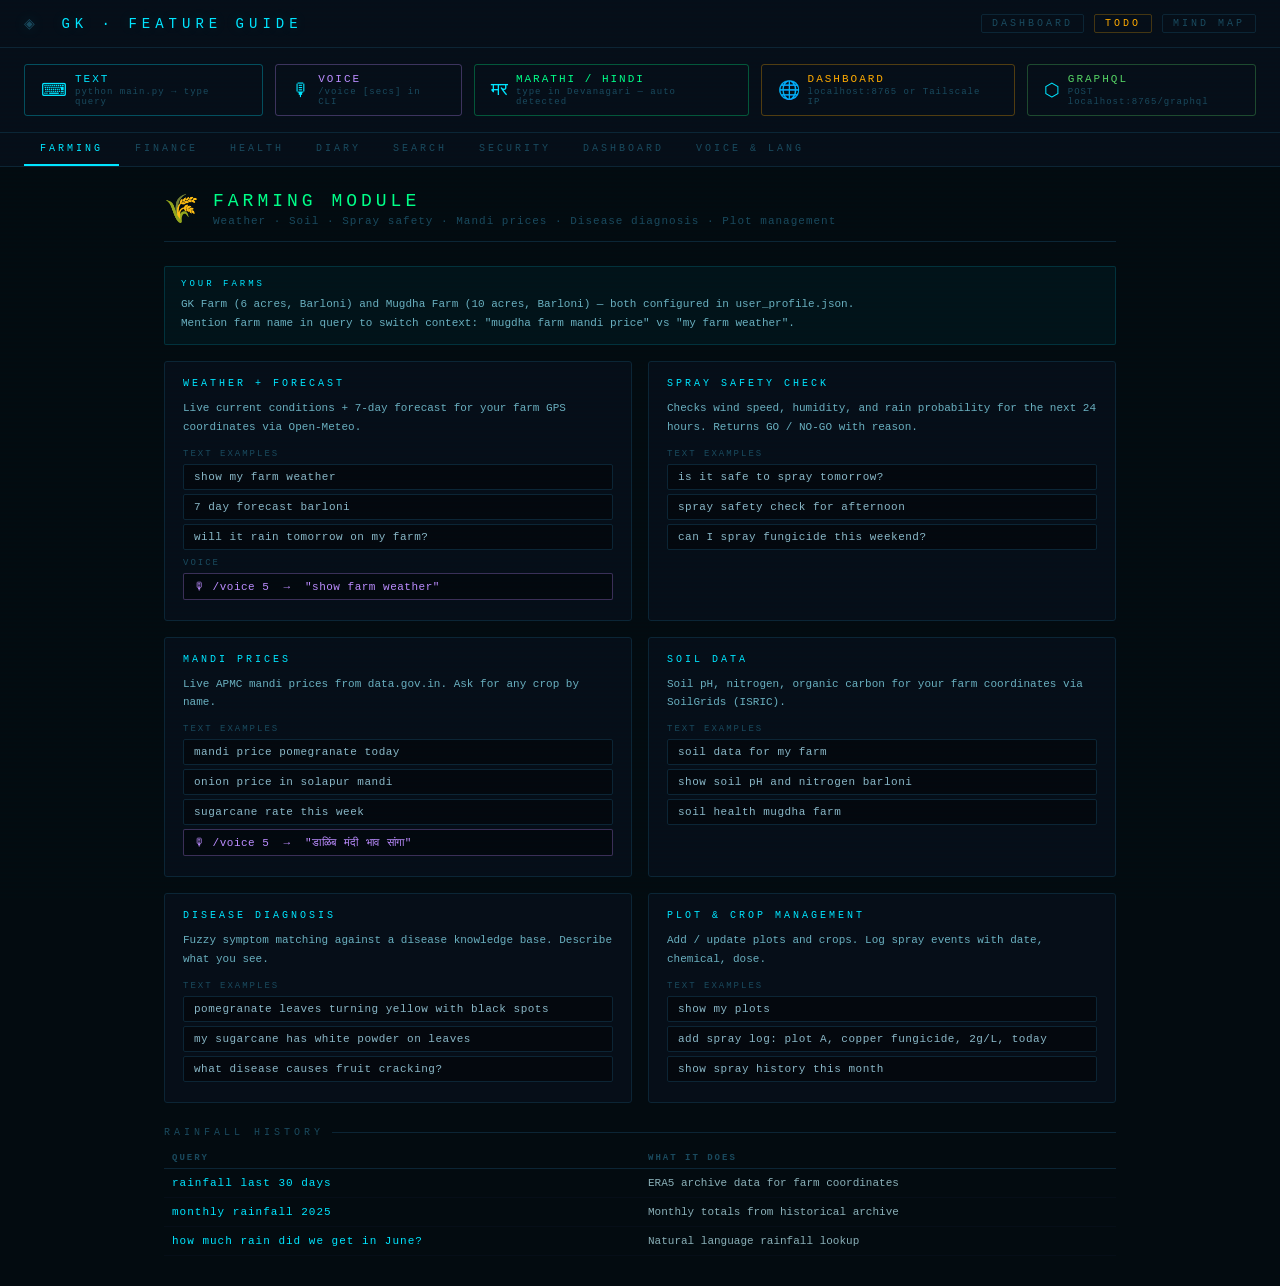
<file: dashboard/static/guide.html>
<!DOCTYPE html>
<html lang="en">
<head>
<meta charset="UTF-8">
<meta name="viewport" content="width=device-width, initial-scale=1">
<title>GK · FEATURE GUIDE</title>
<style>
:root {
  --cyan:  #00e5ff; --green: #00ff88; --amber: #ffaa00;
  --red:   #ff2255; --orange: #ff7700; --purple: #bc8cff;
  --bg:    #030b10; --panel: #060e18; --border: #0c2535; --dim: #1a4a5e;
  --glow-c: rgba(0,229,255,0.18);
}
*, *::before, *::after { box-sizing: border-box; margin: 0; padding: 0; }
html { scroll-behavior: smooth; }
body {
  background: var(--bg); color: var(--cyan);
  font-family: 'Courier New', Courier, monospace; font-size: 13px;
  overflow-x: hidden;
}
body::after {
  content: ''; position: fixed; inset: 0; pointer-events: none; z-index: 9000;
  background: repeating-linear-gradient(0deg, transparent 0, transparent 2px,
    rgba(0,229,255,0.008) 2px, rgba(0,229,255,0.008) 4px);
}

/* ── Header ──────────────────────────────────────────────────────────────── */
#header {
  position: sticky; top: 0; z-index: 100;
  display: flex; align-items: center; justify-content: space-between;
  padding: 10px 24px; background: var(--panel);
  border-bottom: 1px solid var(--border); height: 48px;
}
.h-title { font-size: 14px; letter-spacing: 5px; color: var(--cyan); text-shadow: 0 0 14px var(--glow-c); }
.h-title span { color: var(--dim); margin-right: 8px; }
.h-nav { display: flex; gap: 10px; }
.nav-link {
  font-size: 10px; letter-spacing: 3px; color: var(--dim); text-decoration: none;
  border: 1px solid var(--border); padding: 3px 10px; border-radius: 2px;
  transition: all 0.15s;
}
.nav-link:hover { color: var(--cyan); border-color: var(--cyan); }

/* ── Input method badges ─────────────────────────────────────────────────── */
#input-methods {
  display: flex; gap: 12px; padding: 16px 24px;
  background: var(--panel); border-bottom: 1px solid var(--border);
}
.input-badge {
  display: flex; align-items: center; gap: 8px;
  padding: 8px 16px; border: 1px solid var(--border); border-radius: 3px;
  cursor: pointer; transition: all 0.2s; text-decoration: none;
}
.input-badge:hover { border-color: var(--cyan); }
.input-badge .ib-icon { font-size: 18px; }
.input-badge .ib-body { display: flex; flex-direction: column; gap: 2px; }
.input-badge .ib-title { font-size: 11px; letter-spacing: 2px; }
.input-badge .ib-sub   { font-size: 9px; letter-spacing: 1px; color: var(--dim); }

/* ── Module tabs ─────────────────────────────────────────────────────────── */
#tabs {
  display: flex; gap: 0;
  border-bottom: 1px solid var(--border);
  overflow-x: auto; padding: 0 24px;
  background: var(--panel);
}
.tab {
  font-size: 10px; letter-spacing: 3px; padding: 10px 16px;
  cursor: pointer; border-bottom: 2px solid transparent;
  color: var(--dim); transition: all 0.15s; white-space: nowrap;
}
.tab:hover { color: var(--cyan); }
.tab.active { color: var(--cyan); border-bottom-color: var(--cyan); }

/* ── Content ─────────────────────────────────────────────────────────────── */
#content { padding: 24px; max-width: 1000px; margin: 0 auto; }

.module-section { display: none; }
.module-section.active { display: block; }

.module-header {
  display: flex; align-items: center; gap: 14px;
  margin-bottom: 24px; padding-bottom: 14px;
  border-bottom: 1px solid var(--border);
}
.module-icon { font-size: 28px; }
.module-title { font-size: 18px; letter-spacing: 4px; }
.module-desc  { font-size: 11px; color: var(--dim); margin-top: 4px; letter-spacing: 1px; }

.feature-grid {
  display: grid; grid-template-columns: 1fr 1fr; gap: 16px; margin-bottom: 24px;
}
.feature-card {
  background: var(--panel); border: 1px solid var(--border); border-radius: 3px;
  padding: 16px 18px; transition: border-color 0.2s;
}
.feature-card:hover { border-color: var(--dim); }
.fc-title { font-size: 10px; letter-spacing: 3px; color: var(--cyan); margin-bottom: 10px; }
.fc-desc  { font-size: 11px; color: #6ab0c0; line-height: 1.7; margin-bottom: 12px; }

.example-block { margin-top: 10px; }
.ex-label { font-size: 9px; letter-spacing: 2px; color: var(--dim); margin-bottom: 5px; }
.ex-cmd {
  font-size: 11px; background: rgba(0,0,0,0.4); border: 1px solid var(--border);
  border-radius: 2px; padding: 6px 10px; color: #8ab8c8; letter-spacing: 0.5px;
  cursor: pointer; transition: border-color 0.15s; margin-bottom: 4px;
  white-space: pre-wrap; word-break: break-word;
}
.ex-cmd:hover { border-color: var(--cyan); color: var(--cyan); }
.ex-cmd.voice { border-color: rgba(188,140,255,0.3); color: #bc8cff; }
.ex-cmd.voice::before { content: '🎙 '; }

.section-title {
  font-size: 10px; letter-spacing: 4px; color: var(--dim);
  margin: 20px 0 10px; display: flex; align-items: center; gap: 8px;
}
.section-title::after { content: ''; flex: 1; height: 1px; background: var(--border); }

.tip-block {
  background: rgba(0,229,255,0.04); border: 1px solid rgba(0,229,255,0.15);
  border-radius: 2px; padding: 12px 16px; margin-bottom: 16px;
}
.tip-block .tip-label { font-size: 9px; letter-spacing: 3px; color: var(--cyan); margin-bottom: 6px; }
.tip-block p { font-size: 11px; color: #6ab0c0; line-height: 1.7; }

.cmd-table { width: 100%; border-collapse: collapse; margin-bottom: 16px; }
.cmd-table th {
  font-size: 9px; letter-spacing: 2px; color: var(--dim);
  text-align: left; padding: 5px 8px; border-bottom: 1px solid var(--border);
}
.cmd-table td { font-size: 11px; padding: 8px 8px; border-bottom: 1px solid #060e18; }
.cmd-table td:first-child { color: var(--cyan); font-family: 'Courier New'; letter-spacing: 1px; }
.cmd-table td:last-child  { color: #8ab0b8; }
</style>
</head>
<body>

<div id="header">
  <div class="h-title"><span>◈</span> GK · FEATURE GUIDE</div>
  <div class="h-nav">
    <a href="/"      class="nav-link">DASHBOARD</a>
    <a href="/todo"  class="nav-link" style="color:var(--amber);border-color:rgba(255,170,0,0.25)">TODO</a>
    <a href="/mindmap" class="nav-link">MIND MAP</a>
  </div>
</div>

<!-- Input method summary -->
<div id="input-methods">
  <div class="input-badge" style="border-color:rgba(0,229,255,0.3)">
    <span class="ib-icon">⌨</span>
    <div class="ib-body">
      <span class="ib-title" style="color:var(--cyan)">TEXT</span>
      <span class="ib-sub">python main.py → type query</span>
    </div>
  </div>
  <div class="input-badge" style="border-color:rgba(188,140,255,0.3)">
    <span class="ib-icon">🎙</span>
    <div class="ib-body">
      <span class="ib-title" style="color:#bc8cff">VOICE</span>
      <span class="ib-sub">/voice [secs] in CLI</span>
    </div>
  </div>
  <div class="input-badge" style="border-color:rgba(0,255,136,0.3)">
    <span class="ib-icon">मर</span>
    <div class="ib-body">
      <span class="ib-title" style="color:var(--green)">MARATHI / HINDI</span>
      <span class="ib-sub">type in Devanagari — auto detected</span>
    </div>
  </div>
  <div class="input-badge" style="border-color:rgba(255,170,0,0.3)">
    <span class="ib-icon">🌐</span>
    <div class="ib-body">
      <span class="ib-title" style="color:var(--amber)">DASHBOARD</span>
      <span class="ib-sub">localhost:8765 or Tailscale IP</span>
    </div>
  </div>
  <div class="input-badge" style="border-color:rgba(86,211,100,0.3)">
    <span class="ib-icon">⬡</span>
    <div class="ib-body">
      <span class="ib-title" style="color:#56d364">GRAPHQL</span>
      <span class="ib-sub">POST localhost:8765/graphql</span>
    </div>
  </div>
</div>

<!-- Module tabs -->
<div id="tabs">
  <div class="tab active" onclick="showModule('farming')">FARMING</div>
  <div class="tab" onclick="showModule('finance')">FINANCE</div>
  <div class="tab" onclick="showModule('health')">HEALTH</div>
  <div class="tab" onclick="showModule('diary')">DIARY</div>
  <div class="tab" onclick="showModule('search')">SEARCH</div>
  <div class="tab" onclick="showModule('security')">SECURITY</div>
  <div class="tab" onclick="showModule('dashboard')">DASHBOARD</div>
  <div class="tab" onclick="showModule('voice')">VOICE &amp; LANG</div>
</div>

<div id="content">

  <!-- ── FARMING ──────────────────────────────────────────────────────────── -->
  <div class="module-section active" id="sec-farming">
    <div class="module-header">
      <span class="module-icon">🌾</span>
      <div><div class="module-title" style="color:var(--green)">FARMING MODULE</div>
      <div class="module-desc">Weather · Soil · Spray safety · Mandi prices · Disease diagnosis · Plot management</div></div>
    </div>

    <div class="tip-block">
      <div class="tip-label">YOUR FARMS</div>
      <p>GK Farm (6 acres, Barloni) and Mugdha Farm (10 acres, Barloni) — both configured in user_profile.json.<br>
      Mention farm name in query to switch context: "mugdha farm mandi price" vs "my farm weather".</p>
    </div>

    <div class="feature-grid">
      <div class="feature-card">
        <div class="fc-title">WEATHER + FORECAST</div>
        <div class="fc-desc">Live current conditions + 7-day forecast for your farm GPS coordinates via Open-Meteo.</div>
        <div class="example-block">
          <div class="ex-label">TEXT EXAMPLES</div>
          <div class="ex-cmd">show my farm weather</div>
          <div class="ex-cmd">7 day forecast barloni</div>
          <div class="ex-cmd">will it rain tomorrow on my farm?</div>
          <div class="ex-label" style="margin-top:8px">VOICE</div>
          <div class="ex-cmd voice">/voice 5  →  "show farm weather"</div>
        </div>
      </div>

      <div class="feature-card">
        <div class="fc-title">SPRAY SAFETY CHECK</div>
        <div class="fc-desc">Checks wind speed, humidity, and rain probability for the next 24 hours. Returns GO / NO-GO with reason.</div>
        <div class="example-block">
          <div class="ex-label">TEXT EXAMPLES</div>
          <div class="ex-cmd">is it safe to spray tomorrow?</div>
          <div class="ex-cmd">spray safety check for afternoon</div>
          <div class="ex-cmd">can I spray fungicide this weekend?</div>
        </div>
      </div>

      <div class="feature-card">
        <div class="fc-title">MANDI PRICES</div>
        <div class="fc-desc">Live APMC mandi prices from data.gov.in. Ask for any crop by name.</div>
        <div class="example-block">
          <div class="ex-label">TEXT EXAMPLES</div>
          <div class="ex-cmd">mandi price pomegranate today</div>
          <div class="ex-cmd">onion price in solapur mandi</div>
          <div class="ex-cmd">sugarcane rate this week</div>
          <div class="ex-cmd voice">/voice 5  →  "डाळिंब मंदी भाव सांगा"</div>
        </div>
      </div>

      <div class="feature-card">
        <div class="fc-title">SOIL DATA</div>
        <div class="fc-desc">Soil pH, nitrogen, organic carbon for your farm coordinates via SoilGrids (ISRIC).</div>
        <div class="example-block">
          <div class="ex-label">TEXT EXAMPLES</div>
          <div class="ex-cmd">soil data for my farm</div>
          <div class="ex-cmd">show soil pH and nitrogen barloni</div>
          <div class="ex-cmd">soil health mugdha farm</div>
        </div>
      </div>

      <div class="feature-card">
        <div class="fc-title">DISEASE DIAGNOSIS</div>
        <div class="fc-desc">Fuzzy symptom matching against a disease knowledge base. Describe what you see.</div>
        <div class="example-block">
          <div class="ex-label">TEXT EXAMPLES</div>
          <div class="ex-cmd">pomegranate leaves turning yellow with black spots</div>
          <div class="ex-cmd">my sugarcane has white powder on leaves</div>
          <div class="ex-cmd">what disease causes fruit cracking?</div>
        </div>
      </div>

      <div class="feature-card">
        <div class="fc-title">PLOT &amp; CROP MANAGEMENT</div>
        <div class="fc-desc">Add / update plots and crops. Log spray events with date, chemical, dose.</div>
        <div class="example-block">
          <div class="ex-label">TEXT EXAMPLES</div>
          <div class="ex-cmd">show my plots</div>
          <div class="ex-cmd">add spray log: plot A, copper fungicide, 2g/L, today</div>
          <div class="ex-cmd">show spray history this month</div>
        </div>
      </div>
    </div>

    <div class="section-title">RAINFALL HISTORY</div>
    <div class="cmd-table-wrap">
      <table class="cmd-table">
        <tr><th>QUERY</th><th>WHAT IT DOES</th></tr>
        <tr><td>rainfall last 30 days</td><td>ERA5 archive data for farm coordinates</td></tr>
        <tr><td>monthly rainfall 2025</td><td>Monthly totals from historical archive</td></tr>
        <tr><td>how much rain did we get in June?</td><td>Natural language rainfall lookup</td></tr>
      </table>
    </div>
  </div>

  <!-- ── FINANCE ──────────────────────────────────────────────────────────── -->
  <div class="module-section" id="sec-finance">
    <div class="module-header">
      <span class="module-icon">₹</span>
      <div><div class="module-title" style="color:#f78166">FINANCE MODULE</div>
      <div class="module-desc">Income · Expenses · Budgets · Goals · Monthly summaries — all encrypted at rest</div></div>
    </div>

    <div class="tip-block">
      <div class="tip-label">ENCRYPTION</div>
      <p>Transaction descriptions are Fernet-encrypted in SQLite using your master key at ~/.config/gk/master.key.<br>
      Numeric amounts are stored plaintext so SQL aggregates (SUM, AVG) keep working.</p>
    </div>

    <div class="feature-grid">
      <div class="feature-card">
        <div class="fc-title">LOG TRANSACTIONS</div>
        <div class="ex-cmd">log expense 500 groceries</div>
        <div class="ex-cmd">log income 20000 farm sale</div>
        <div class="ex-cmd">add expense 1200 fertilizer</div>
        <div class="ex-cmd voice">/voice 5  →  "add expense 800 medicine"</div>
      </div>
      <div class="feature-card">
        <div class="fc-title">MONTHLY SUMMARY</div>
        <div class="ex-cmd">monthly summary</div>
        <div class="ex-cmd">show this month's income vs spend</div>
        <div class="ex-cmd">spending breakdown by category</div>
      </div>
      <div class="feature-card">
        <div class="fc-title">BUDGET TRACKER</div>
        <div class="ex-cmd">set budget groceries 3000</div>
        <div class="ex-cmd">show budget status</div>
        <div class="ex-cmd">am I over budget this month?</div>
      </div>
      <div class="feature-card">
        <div class="fc-title">FINANCIAL GOALS</div>
        <div class="ex-cmd">add goal tractor 150000 by 2026-12-31</div>
        <div class="ex-cmd">show my savings goals</div>
        <div class="ex-cmd">how close am I to my goals?</div>
      </div>
    </div>
  </div>

  <!-- ── HEALTH ───────────────────────────────────────────────────────────── -->
  <div class="module-section" id="sec-health">
    <div class="module-header">
      <span class="module-icon">❤</span>
      <div><div class="module-title" style="color:#ff7b72">HEALTH MODULE</div>
      <div class="module-desc">BP · Steps · Weight · Sleep · Blood sugar · 7-14 day trends — notes encrypted</div></div>
    </div>

    <div class="feature-grid">
      <div class="feature-card">
        <div class="fc-title">BLOOD PRESSURE</div>
        <div class="fc-desc">6-level risk classification (Normal → Hypertensive Crisis).</div>
        <div class="ex-cmd">log BP 120/80</div>
        <div class="ex-cmd">show BP trend last 2 weeks</div>
        <div class="ex-cmd voice">/voice 5  →  "BP 130/85 log karo"</div>
      </div>
      <div class="feature-card">
        <div class="fc-title">STEPS &amp; WEIGHT</div>
        <div class="ex-cmd">steps today 8000</div>
        <div class="ex-cmd">log weight 72</div>
        <div class="ex-cmd">show weight trend</div>
        <div class="ex-cmd">steps goal progress this week</div>
      </div>
      <div class="feature-card">
        <div class="fc-title">SLEEP &amp; BLOOD SUGAR</div>
        <div class="ex-cmd">log sleep 7.5 hours</div>
        <div class="ex-cmd">blood sugar fasting 95</div>
        <div class="ex-cmd">blood sugar post-meal 140</div>
      </div>
      <div class="feature-card">
        <div class="fc-title">TRENDS &amp; HISTORY</div>
        <div class="ex-cmd">show health trends</div>
        <div class="ex-cmd">last 14 days BP history</div>
        <div class="ex-cmd">health summary this week</div>
      </div>
    </div>
  </div>

  <!-- ── DIARY ────────────────────────────────────────────────────────────── -->
  <div class="module-section" id="sec-diary">
    <div class="module-header">
      <span class="module-icon">📖</span>
      <div><div class="module-title" style="color:#d2a8ff">DIARY MODULE</div>
      <div class="module-desc">Photo captions · LLM writer · Weekly auto-draft · Draft → approve workflow</div></div>
    </div>

    <div class="tip-block">
      <div class="tip-label">HOW IT WORKS</div>
      <p>1. Your photos are scanned for EXIF date/time and GPS.<br>
      2. moondream (local vision model) captions each photo.<br>
      3. qwen3:1.7b writes a warm first-person diary entry from the captions.<br>
      4. Draft is saved — you review and approve it.</p>
    </div>

    <div class="feature-grid">
      <div class="feature-card">
        <div class="fc-title">WRITE FROM PHOTOS</div>
        <div class="ex-cmd">write diary from my photos</div>
        <div class="ex-cmd">write diary from /home/ganesh/Photos</div>
        <div class="ex-cmd">diary for 2025-08-03</div>
      </div>
      <div class="feature-card">
        <div class="fc-title">WEEKLY AUTO-DRAFT</div>
        <div class="fc-desc">Auto-drafts from your query history — no photos needed.</div>
        <div class="ex-cmd">weekly summary</div>
        <div class="ex-cmd">what did I do this week?</div>
        <div class="ex-cmd">week in review</div>
      </div>
      <div class="feature-card">
        <div class="fc-title">VIEW &amp; APPROVE</div>
        <div class="ex-cmd">show diary draft</div>
        <div class="ex-cmd">show diary 2025-W31</div>
        <div class="ex-cmd">list diary drafts</div>
        <div class="ex-cmd">approve diary</div>
      </div>
      <div class="feature-card">
        <div class="fc-title">DASHBOARD BOOK VIEW</div>
        <div class="fc-desc">Click the DIARY panel on the dashboard → select an entry → page-slide book viewer.</div>
        <div class="ex-cmd" style="color:var(--cyan)">→ http://localhost:8765 → DIARY panel</div>
      </div>
    </div>
  </div>

  <!-- ── SEARCH ───────────────────────────────────────────────────────────── -->
  <div class="module-section" id="sec-search">
    <div class="module-header">
      <span class="module-icon">🔍</span>
      <div><div class="module-title" style="color:#56d364">SEARCH MODULE</div>
      <div class="module-desc">DuckDuckGo web search + news · LLM summarises top 5 results</div></div>
    </div>

    <div class="feature-grid">
      <div class="feature-card">
        <div class="fc-title">WEB SEARCH</div>
        <div class="ex-cmd">search for pomegranate export prices 2025</div>
        <div class="ex-cmd">search drip irrigation cost per acre india</div>
        <div class="ex-cmd">what is the best spray for aphids on pomegranate</div>
      </div>
      <div class="feature-card">
        <div class="fc-title">NEWS</div>
        <div class="fc-desc">Uses DuckDuckGo news API, prefers Indian authoritative sources.</div>
        <div class="ex-cmd">latest news about farming subsidies</div>
        <div class="ex-cmd">today agriculture news india</div>
        <div class="ex-cmd">recent msp announcement wheat</div>
      </div>
    </div>
  </div>

  <!-- ── SECURITY ─────────────────────────────────────────────────────────── -->
  <div class="module-section" id="sec-security">
    <div class="module-header">
      <span class="module-icon">🛡</span>
      <div><div class="module-title" style="color:#ffa657">SECURITY GUARDIAN</div>
      <div class="module-desc">CVE scan · Code audit · Threat intel · Log anomaly detection · Auto-patch</div></div>
    </div>

    <div class="tip-block">
      <div class="tip-label">AUTO-PATCH</div>
      <p>Click UPDATE on the dashboard to auto-patch packages with HIGH+ CVEs at the same major version.<br>
      Packages needing a major-version bump are flagged for manual review in the guardian state file.</p>
    </div>

    <table class="cmd-table">
      <tr><th>TASK</th><th>TRIGGER</th><th>FREQUENCY</th></tr>
      <tr><td>CVE scan (OSV.dev)</td><td>Dashboard UPDATE button</td><td>Daily automatic</td></tr>
      <tr><td>Code audit (bandit)</td><td>auto</td><td>Weekly</td></tr>
      <tr><td>Threat intel (NVD + CISA)</td><td>auto</td><td>Daily</td></tr>
      <tr><td>Log anomaly detect</td><td>Dashboard SCAN NOW (legacy)</td><td>Hourly</td></tr>
    </table>

    <div class="section-title">CLI COMMANDS</div>
    <table class="cmd-table">
      <tr><th>COMMAND</th><th>DESCRIPTION</th></tr>
      <tr><td>guardian status</td><td>Show current security state</td></tr>
      <tr><td>show security schedule</td><td>Next/last run times for each task</td></tr>
      <tr><td>show code audit issues</td><td>List bandit findings by severity</td></tr>
    </table>
  </div>

  <!-- ── DASHBOARD ────────────────────────────────────────────────────────── -->
  <div class="module-section" id="sec-dashboard">
    <div class="module-header">
      <span class="module-icon">◈</span>
      <div><div class="module-title" style="color:#79c0ff">DASHBOARD</div>
      <div class="module-desc">Live panels · WebSocket · GraphQL · Mind map · Todo · Diary book</div></div>
    </div>

    <table class="cmd-table">
      <tr><th>URL</th><th>DESCRIPTION</th></tr>
      <tr><td>localhost:8765/</td><td>Main dashboard — 5 live panels, updates every 2 s</td></tr>
      <tr><td>localhost:8765/mindmap</td><td>D3.js module map with live GraphQL data on node click</td></tr>
      <tr><td>localhost:8765/todo</td><td>Eisenhower priority matrix — drag &amp; drop, localStorage</td></tr>
      <tr><td>localhost:8765/guide</td><td>This feature guide</td></tr>
      <tr><td>localhost:8765/graphql</td><td>GraphQL playground (GET) / API (POST)</td></tr>
      <tr><td>localhost:8765/api/stats</td><td>API call analytics + caching recommendations</td></tr>
      <tr><td>localhost:8765/api/data</td><td>Single JSON snapshot of all panel data</td></tr>
      <tr><td>100.67.193.127:8765</td><td>Tailscale — access from phone or remote machine</td></tr>
    </table>

    <div class="section-title">GRAPHQL EXAMPLES</div>
    <div class="ex-cmd" style="white-space:pre">{ system { cpuPct ramPct diskPct uptime } }</div>
    <div class="ex-cmd" style="white-space:pre;margin-top:6px">{ weather { tempC description humidity } }</div>
    <div class="ex-cmd" style="white-space:pre;margin-top:6px">{ guardian { overall alertCount vulnCount } }</div>
    <div class="ex-cmd" style="white-space:pre;margin-top:6px">{ farming { plotsCount cropsCount } finance { currentMonthIncome currentMonthSpend } }</div>

    <div class="section-title">START / RESTART</div>
    <table class="cmd-table">
      <tr><th>COMMAND</th><th>DESCRIPTION</th></tr>
      <tr><td>nohup python scripts/run_dashboard.py > /tmp/dash.log 2>&amp;1 &amp;</td><td>Start in background</td></tr>
      <tr><td>tail -f /tmp/dash.log</td><td>Monitor dashboard logs</td></tr>
      <tr><td>pkill -f run_dashboard</td><td>Stop dashboard</td></tr>
    </table>
  </div>

  <!-- ── VOICE & LANG ─────────────────────────────────────────────────────── -->
  <div class="module-section" id="sec-voice">
    <div class="module-header">
      <span class="module-icon">🎙</span>
      <div><div class="module-title" style="color:#bc8cff">VOICE &amp; LANGUAGE</div>
      <div class="module-desc">faster-whisper mic recording · Marathi · Hindi · Devanagari auto-detect</div></div>
    </div>

    <div class="tip-block">
      <div class="tip-label">SETUP</div>
      <p>faster-whisper is already installed. The 74 MB base model auto-downloads on first /voice call.<br>
      Requires: arecord (ALSA) — usually pre-installed on Ubuntu/Debian.</p>
    </div>

    <div class="section-title">VOICE COMMANDS (type in CLI)</div>
    <table class="cmd-table">
      <tr><th>COMMAND</th><th>DESCRIPTION</th></tr>
      <tr><td>/voice</td><td>Record 5 seconds (default)</td></tr>
      <tr><td>/voice 10</td><td>Record 10 seconds</td></tr>
      <tr><td>/mic 3</td><td>Same as /voice, alternate alias</td></tr>
      <tr><td>/v</td><td>Short alias for /voice 5</td></tr>
    </table>

    <div class="section-title">LANGUAGE SUPPORT</div>
    <div class="feature-grid">
      <div class="feature-card">
        <div class="fc-title">ENGLISH</div>
        <div class="fc-desc">Default — just type or speak normally. All modules respond in English.</div>
        <div class="ex-cmd">show my farm weather</div>
        <div class="ex-cmd">log expense 500 groceries</div>
      </div>
      <div class="feature-card">
        <div class="fc-title">मराठी / MARATHI</div>
        <div class="fc-desc">Type in Devanagari — automatically detected, AI responds in Marathi.</div>
        <div class="ex-cmd">डाळिंब मंदी भाव सांगा</div>
        <div class="ex-cmd">माझ्या शेताचे हवामान दाखवा</div>
        <div class="ex-cmd voice">/voice 5  →  speak in Marathi</div>
      </div>
      <div class="feature-card">
        <div class="fc-title">हिंदी / HINDI</div>
        <div class="fc-desc">Type in Devanagari — same auto-detection as Marathi.</div>
        <div class="ex-cmd">आज मौसम कैसा है खेत पर?</div>
        <div class="ex-cmd">500 रुपये खर्च दर्ज करो किराना</div>
      </div>
      <div class="feature-card">
        <div class="fc-title">HOW DETECTION WORKS</div>
        <div class="fc-desc">Any Devanagari character (U+0900–U+097F) in your query triggers the language hint. qwen3:1.7b replies in the same script.</div>
      </div>
    </div>
  </div>

</div><!-- /content -->

<script>
function showModule(id) {
  document.querySelectorAll('.module-section').forEach(s => s.classList.remove('active'));
  document.querySelectorAll('.tab').forEach(t => t.classList.remove('active'));
  document.getElementById('sec-' + id).classList.add('active');
  event.target.classList.add('active');
}
</script>
</body>
</html>
</file>
